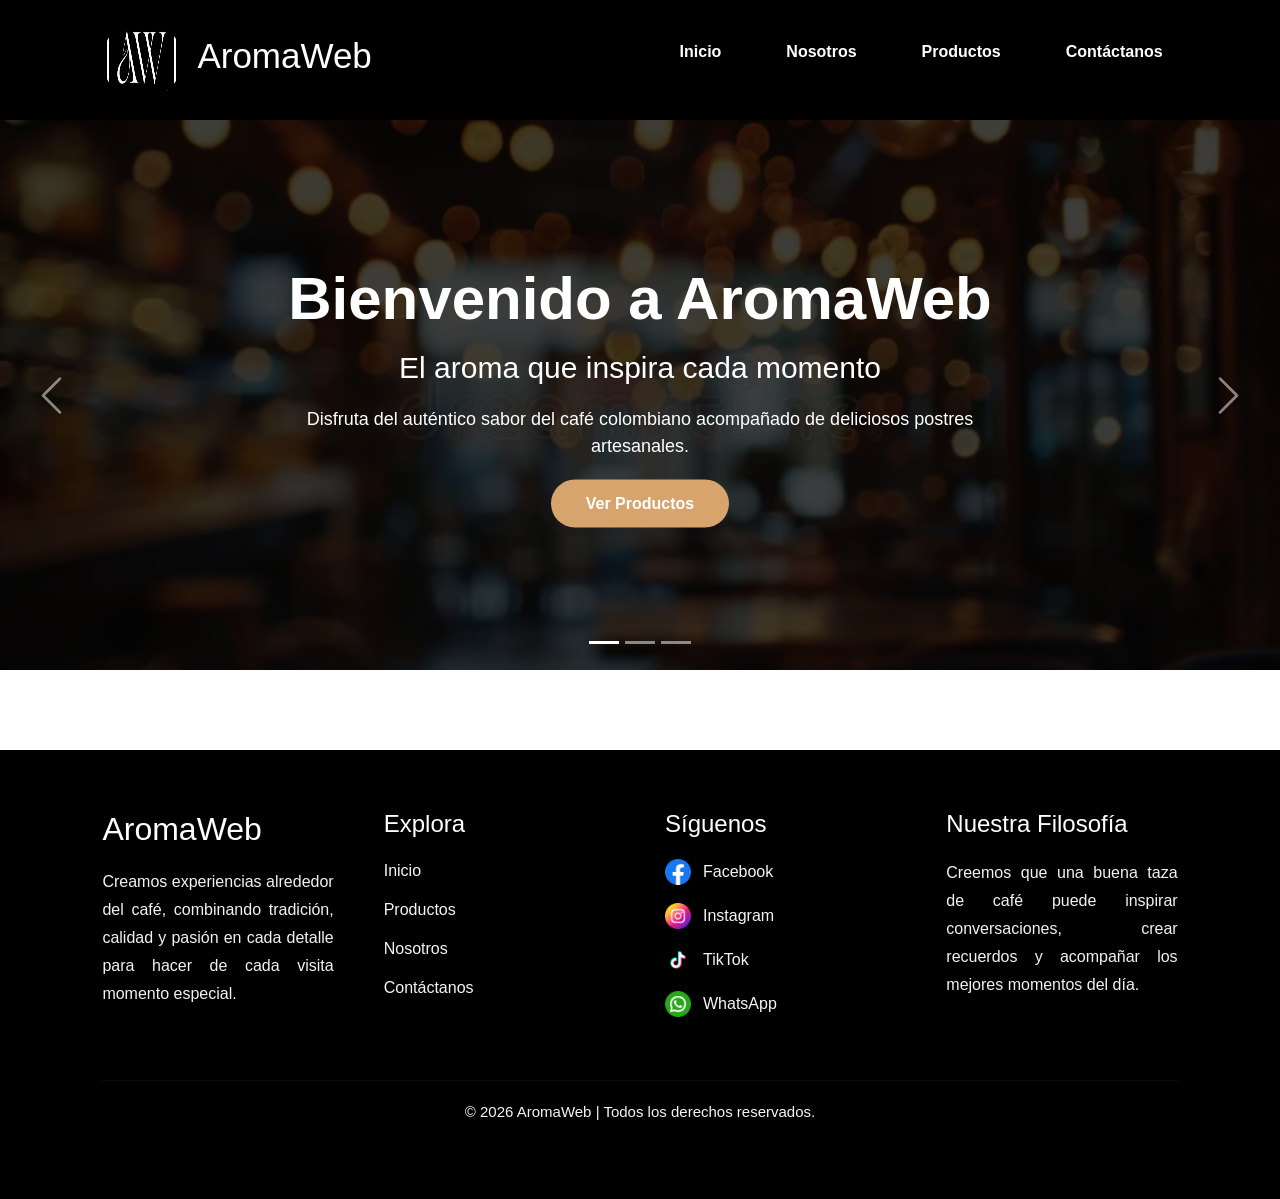
<file: index.html>
<!DOCTYPE html>
<html lang="es">
<head>
    <meta charset="UTF-8">
    <meta name="viewport" content="width=device-width, initial-scale=1.0">
    <title>AromaWeb</title>
    <link rel="stylesheet" href="lib/bootstrap/css/bootstrap.min.css">
    <link rel="stylesheet" href="css/estilos.css">
    <link rel="stylesheet" href="css/nav.css">
    <link rel="stylesheet" href="css/footer.css">
</head>
<body>

    <div id="navbar"></div>

    <section class="banner">

        <div id="carouselBanner" class="carousel slide carousel-fade" data-bs-ride="carousel">

            <div class="carousel-indicators">
                <button type="button" data-bs-target="#carouselBanner" data-bs-slide-to="0" class="active"></button>
                <button type="button" data-bs-target="#carouselBanner" data-bs-slide-to="1"></button>
                <button type="button" data-bs-target="#carouselBanner" data-bs-slide-to="2"></button>
            </div>

            <div class="carousel-inner">
                <div class="carousel-item active">
                    <img src="img/banner1.jpg" class="d-block w-100" alt="Banner 1">
                    <div class="carousel-caption">
                        <h1>Bienvenido a AromaWeb</h1>
                        <h3>El aroma que inspira cada momento</h3>
                        <p>
                            Disfruta del auténtico sabor del café colombiano
                            acompañado de deliciosos postres artesanales.
                        </p>
                        <a href="components/productos.html" class="btn btn-warning">
                            Ver Productos
                        </a>
                    </div>
                </div>

                <div class="carousel-item">
                    <img src="img/banner2.jpg" class="d-block w-100" alt="Banner 2">
                    <div class="carousel-caption">
                        <h1>Café Premium</h1>
                        <h3>La mejor experiencia</h3>
                        <p>
                            Sabores únicos preparados por nuestros baristas.
                        </p>
                        <a href="components/nosotros.html" class="btn btn-warning">
                            Conócenos
                        </a>
                    </div>
                </div>

                <div class="carousel-item">
                    <img src="img/banner3.jpg" class="d-block w-100" alt="Banner 3">
                    <div class="carousel-caption">
                        <h1>Momentos inolvidables</h1>
                        <h3>Comparte un buen café</h3>
                        <p>
                            Un ambiente cálido para compartir con familia y amigos.
                        </p>
                        <a href="components/contactos.html" class="btn btn-warning">
                            Contáctanos
                        </a>
                    </div>
                </div>
            </div>

            <button
                class="carousel-control-prev" type="button" data-bs-target="#carouselBanner"data-bs-slide="prev">
                <span class="carousel-control-prev-icon"></span>
                <span class="visually-hidden">Anterior</span>
            </button>

            <button
                class="carousel-control-next" type="button" data-bs-target="#carouselBanner" data-bs-slide="next">
                <span class="carousel-control-next-icon"></span>
                <span class="visually-hidden">Siguiente</span>
            </button>

        </div>

    </section>
    
    <div id="footer"></div>

    <script src="js/nav.js"></script>
    <script src="js/footer.js"></script>
    <script src="lib/bootstrap/js/bootstrap.bundle.min.js"></script> 
</body>
</html>
</file>
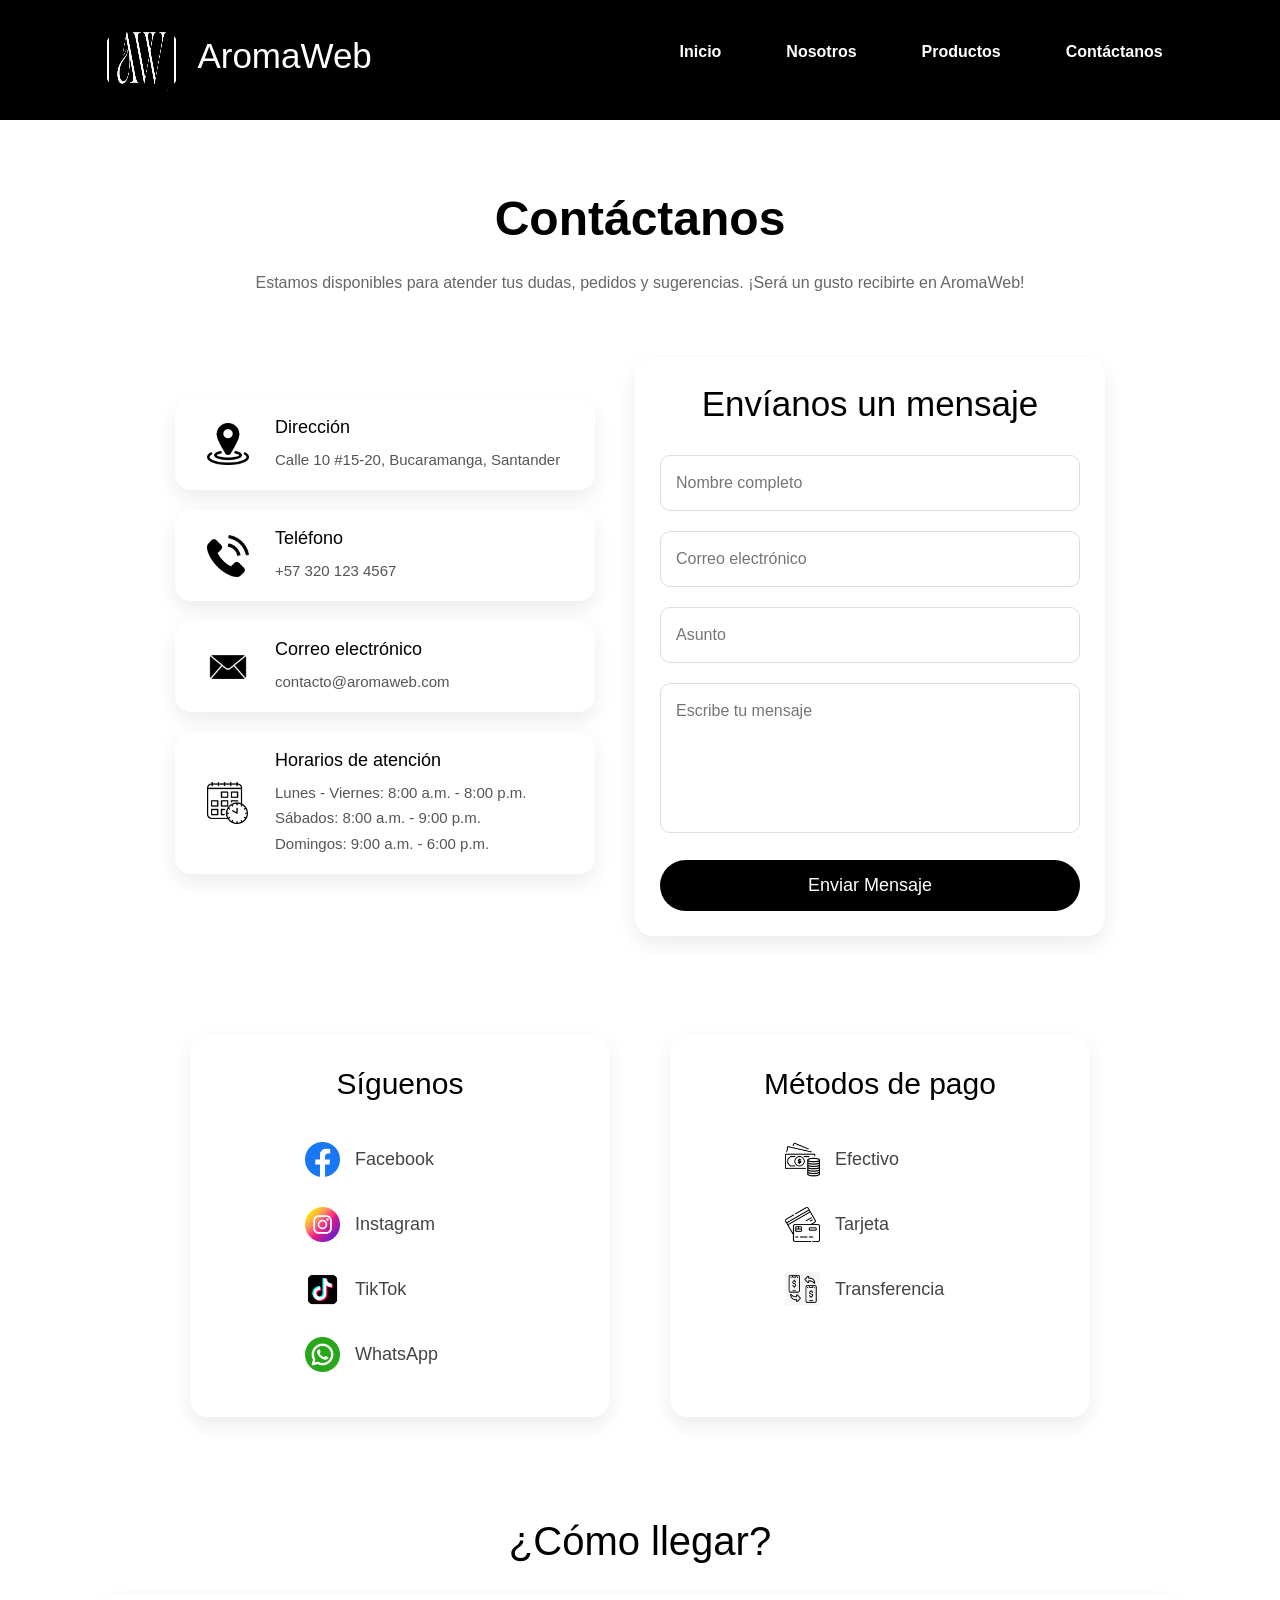
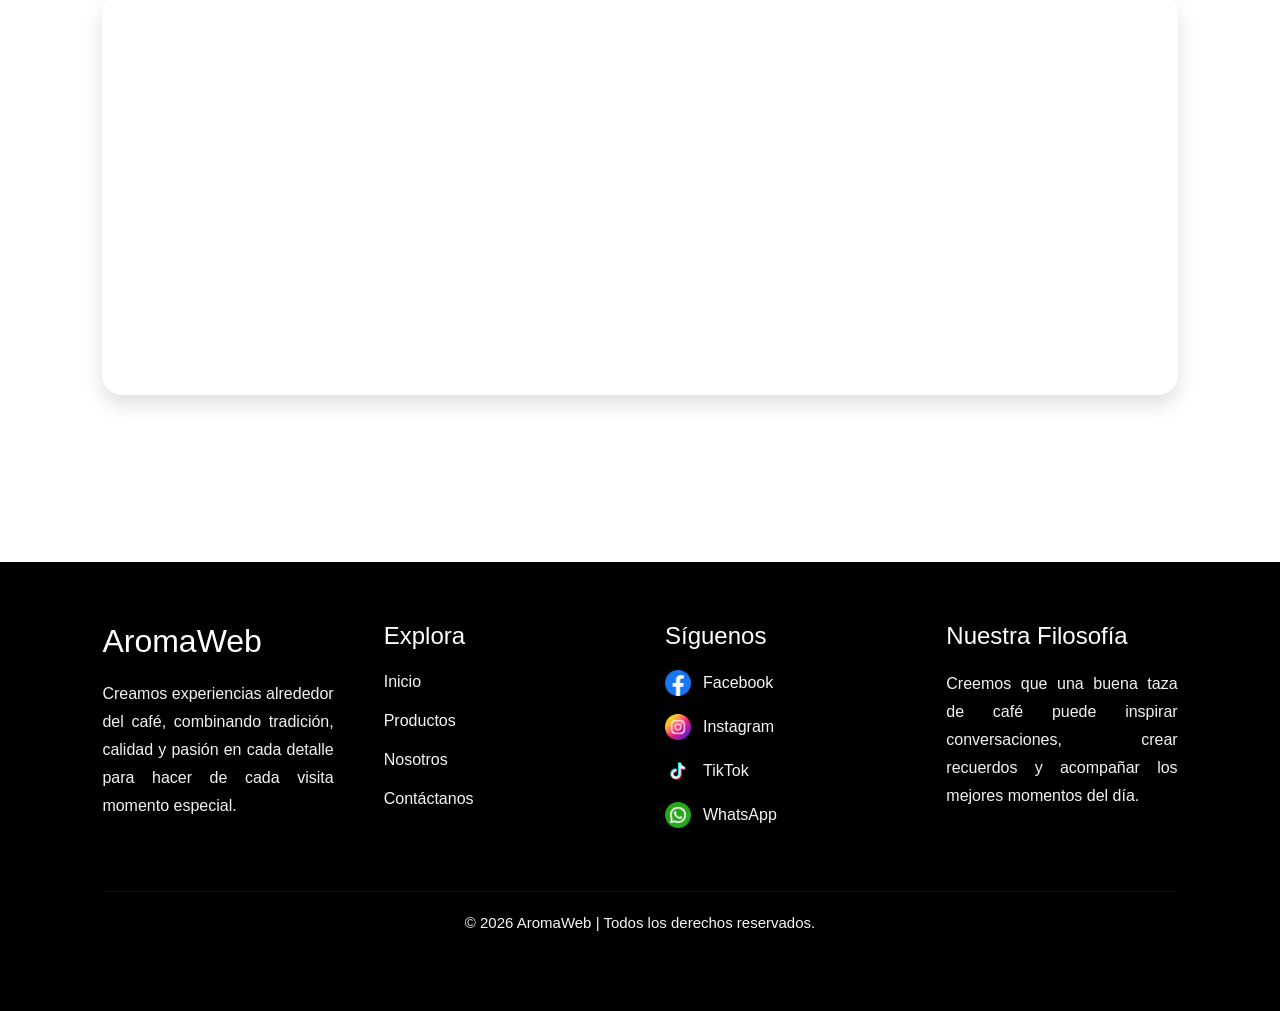
<file: components/contactos.html>
<!DOCTYPE html>
<html lang="es">
<head>
    <meta charset="UTF-8">
    <meta name="viewport" content="width=device-width, initial-scale=1.0">
    <title>AromaWeb</title>
    <link rel="stylesheet" href="../lib/bootstrap/css/bootstrap.min.css">
    <link rel="stylesheet" href="../css/contactos.css">
    <link rel="stylesheet" href="../css/nav.css">
    <link rel="stylesheet" href="../css/footer.css">
</head>
<body>

    <div id="navbar"></div>

    <section class="contacto">

        <div class="titulo-contacto">
            <h1>Contáctanos</h1>
            <p>
                Estamos disponibles para atender tus dudas, pedidos y sugerencias.
                ¡Será un gusto recibirte en AromaWeb!
            </p>
        </div>

        <div class="contenedor-contacto">
            <div class="informacion">
                <div class="card-contacto">
                    <img src="../img/ubicacion.png" alt="Ubicación">
                    <div>
                        <h3>Dirección</h3>
                        <p>Calle 10 #15-20, Bucaramanga, Santander</p>
                    </div>
                </div>
                <div class="card-contacto">
                    <img src="../img/telefono.png" alt="Teléfono">
                    <div>
                        <h3>Teléfono</h3>
                        <p>+57 320 123 4567</p>
                    </div>
                </div>
                <div class="card-contacto">
                    <img src="../img/correo.png" alt="Correo">
                    <div>
                        <h3>Correo electrónico</h3>
                        <p>contacto@aromaweb.com</p>
                    </div>
                </div>
                <div class="card-contacto">
                    <img src="../img/horario.png" alt="Horario">

                    <div>
                        <h3>Horarios de atención</h3>
                        <p>Lunes - Viernes: 8:00 a.m. - 8:00 p.m.</p>
                        <p>Sábados: 8:00 a.m. - 9:00 p.m.</p>
                        <p>Domingos: 9:00 a.m. - 6:00 p.m.</p>
                    </div>
                </div>
            </div>
            <div class="formulario">
                <h2>Envíanos un mensaje</h2>
                <form>
                    <input type="text" placeholder="Nombre completo">
                    <input type="email" placeholder="Correo electrónico">
                    <input type="text" placeholder="Asunto">
                    <textarea rows="6" placeholder="Escribe tu mensaje"></textarea>
                    <button type="submit">Enviar Mensaje</button>
                </form>
            </div>
        </div>

    </section>

    <section class="extras">

        <div class="redes">
            <h2>Síguenos</h2>
            <div class="red-social">
                <img src="../img/facebook.png" alt="">
                <span>Facebook</span>
            </div>
            <div class="red-social">
                <img src="../img/instagram.png" alt="">
                <span>Instagram</span>
            </div>
            <div class="red-social">
                <img src="../img/tiktok.png" alt="">
                <span>TikTok</span>
            </div>

            <div class="red-social">
                <img src="../img/whatsapp.png" alt="">
                <span>WhatsApp</span>
            </div>
        </div>

        <div class="pagos">
            <h2>Métodos de pago</h2>
            <div class="metodo">
                <img src="../img/efectivo.png" alt="">
                <span>Efectivo</span>
            </div>
            <div class="metodo">
                <img src="../img/tarjeta.png" alt="">
                <span>Tarjeta</span>
            </div>
            <div class="metodo">
                <img src="../img/transferencia.png" alt="">
                <span>Transferencia</span>
            </div>
        </div>
    </section>

    <section class="mapa">
        <h2>¿Cómo llegar?</h2>
        <iframe
            src="https://www.google.com/maps/embed?pb="
            width="100%"
            height="400"
            style="border:0;"
            loading="lazy">
        </iframe>
    </section>
    
    <div id="footer"></div>

    <script src="../js/nav.js"></script>
    <script src="../js/footer.js"></script>
    <script src="../lib/bootstrap/js/bootstrap.bundle.min.js"></script> 
</body>
</html>
</file>
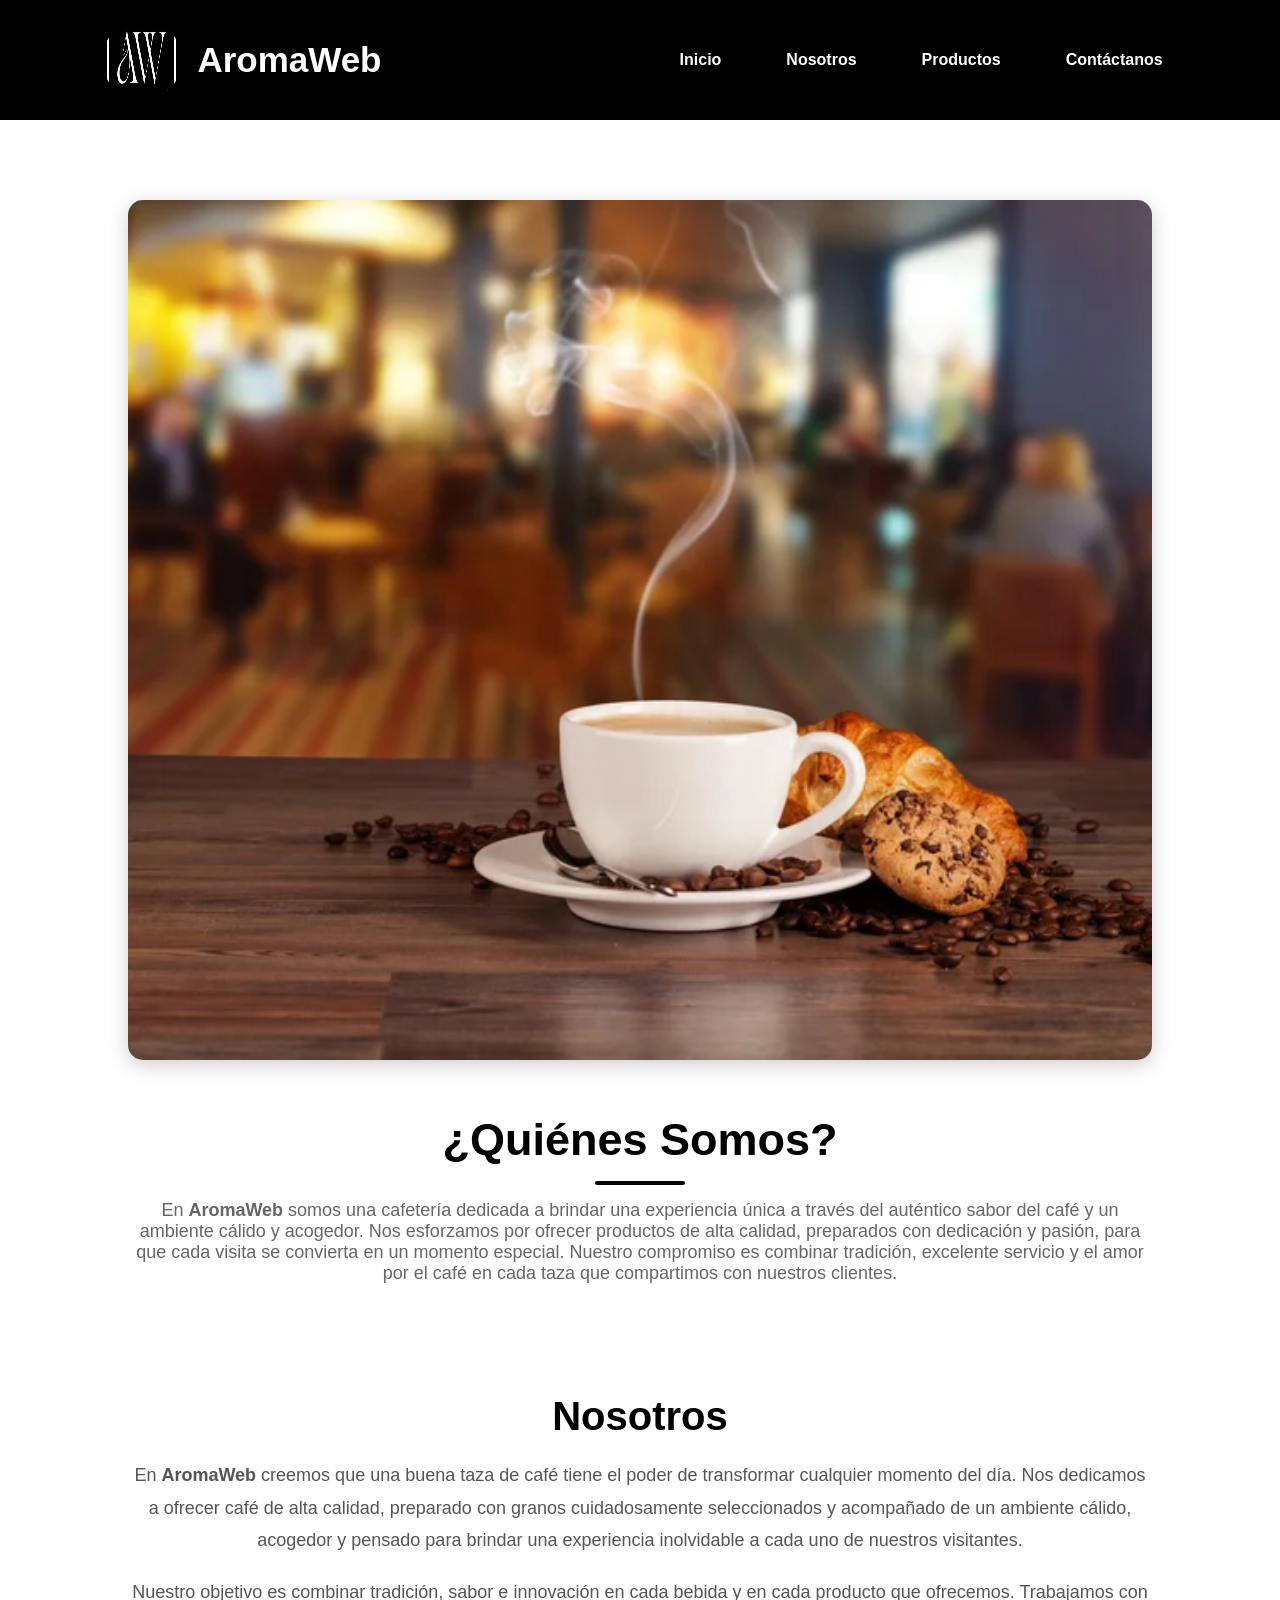
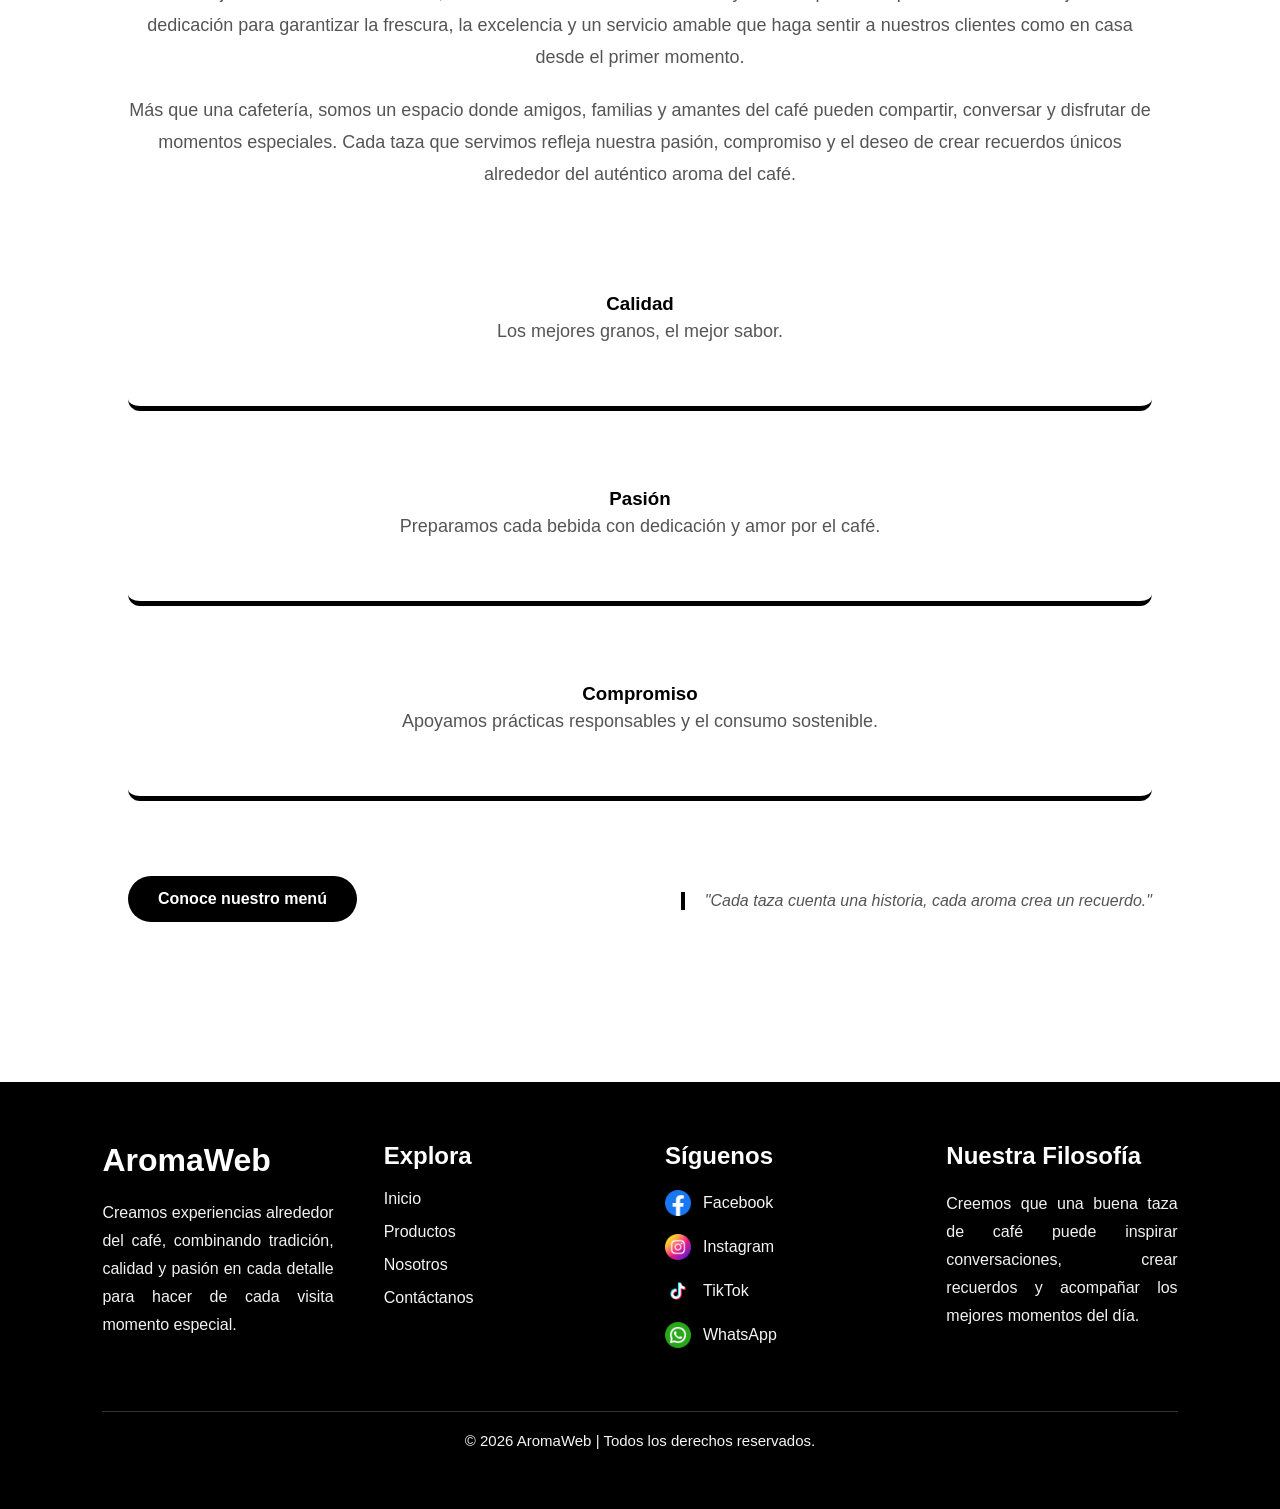
<file: components/nosotros.html>
<!DOCTYPE html>
<html lang="es">
    <head>
        <meta charset="UTF-8">
        <meta name="viewport" content="width=device-width, initial-scale=1.0">
        <title>AromaWeb</title>
        <link rel="stylesheet" href="../css/estilo.css">
        <link rel="stylesheet" href="../css/nav.css">
        <link rel="stylesheet" href="../css/footer.css">
        <link rel="stylesheet" href="../lib/bootstrap/css/bootstrap-grid.min.css">

    </head>
    <body>
        <div id="navbar"></div>

        <section class="nosotros">
            <div class="contenedor-nosotros">
                <div class="imagen-nosotros">
                    <img src="../img/cafenosotros.jpg" alt="Cafetería AromaWeb">
                </div>


                <div class="titulo-seccion">
                    <h2>¿Quiénes Somos?</h2>
                    <div class="linea"></div>
                    <p> En <strong>AromaWeb</strong> somos una cafetería dedicada a brindar una experiencia única a través del auténtico sabor del café y un ambiente cálido y acogedor. Nos esforzamos por ofrecer productos de alta calidad, preparados con dedicación y pasión, para que cada visita se convierta en un momento especial. Nuestro compromiso es combinar tradición, excelente servicio y el amor por el café en cada taza que compartimos con nuestros clientes.</p>
                </div>

                <div class="contenedor-nosotros">

                    <div class="texto-nosotros">
                        <h2>Nosotros</h2>
                            <p>
                                En <strong>AromaWeb</strong> creemos que una buena taza de café tiene el poder
                                de transformar cualquier momento del día. Nos dedicamos a ofrecer café de
                                alta calidad, preparado con granos cuidadosamente seleccionados y acompañado
                                de un ambiente cálido, acogedor y pensado para brindar una experiencia
                                inolvidable a cada uno de nuestros visitantes.
                            </p>

                            <p>
                                Nuestro objetivo es combinar tradición, sabor e innovación en cada bebida y
                                en cada producto que ofrecemos. Trabajamos con dedicación para garantizar la
                                frescura, la excelencia y un servicio amable que haga sentir a nuestros
                                clientes como en casa desde el primer momento.
                            </p>

                            <p>
                                Más que una cafetería, somos un espacio donde amigos, familias y amantes del
                                café pueden compartir, conversar y disfrutar de momentos especiales. Cada
                                taza que servimos refleja nuestra pasión, compromiso y el deseo de crear
                                recuerdos únicos alrededor del auténtico aroma del café.
                            </p>

                        <div class="valores">

                        <div class="valor">
                            <i class="fas fa-mug-hot"></i>
                            <h3>Calidad</h3>
                            <p>Los mejores granos, el mejor sabor.</p>
                        </div>

                        <div class="valor">
                            <i class="fas fa-heart"></i>
                            <h3>Pasión</h3>
                            <p>Preparamos cada bebida con dedicación y amor por el café.</p>
                        </div>

                        <div class="valor">
                            <i class="fas fa-leaf"></i>
                            <h3>Compromiso</h3>
                            <p>Apoyamos prácticas responsables y el consumo sostenible.</p>
                        </div>

                    </div>   
                </div>
                <a href="productos.html" class="btn-nosotros">
                    Conoce nuestro menú
                </a>
                <blockquote>
                    "Cada taza cuenta una historia, cada aroma crea un recuerdo."
                </blockquote>
            </div>
        </section>

        <div id="footer"></div>
        <script src="../js/nav.js"></script>
        <script src="../js/footer.js"></script>
        <script src="../lib/bootstrap/js/bootstrap.bundle.js"></script>
    </body>
</html>
</file>
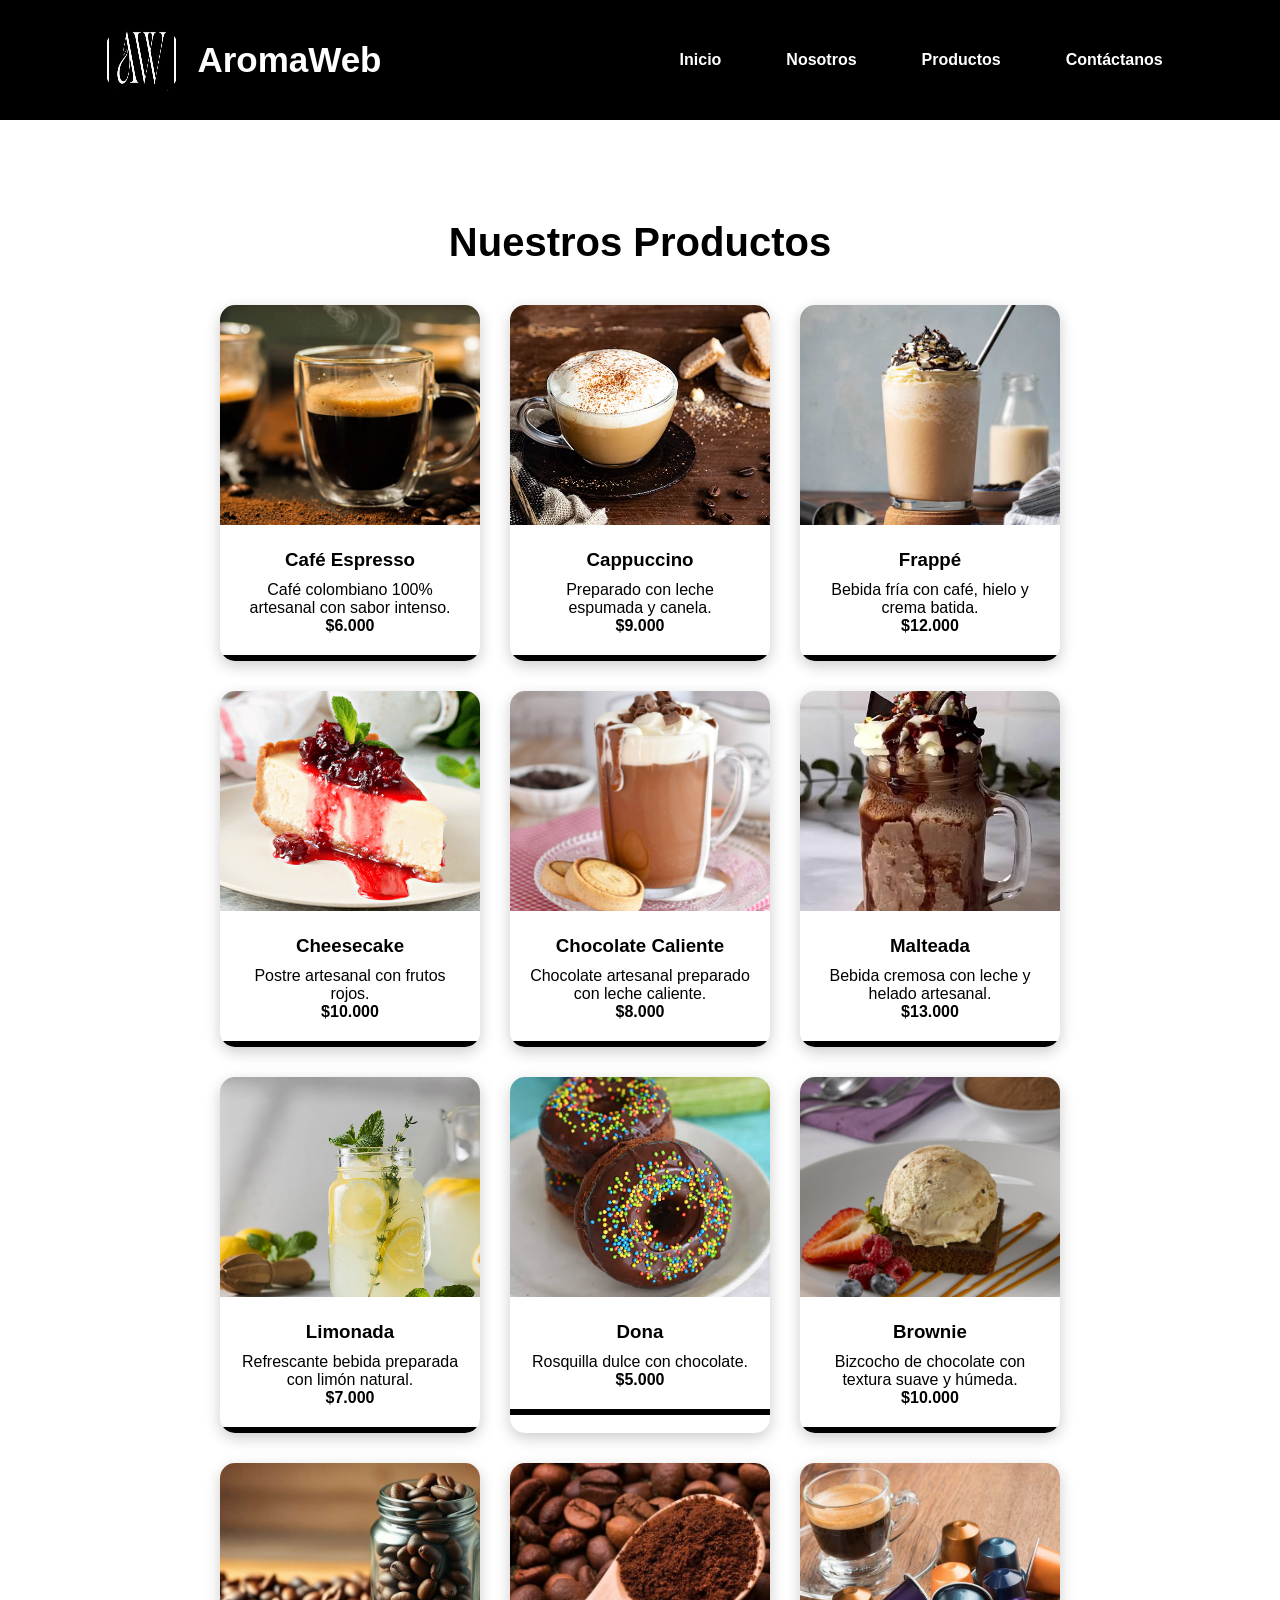
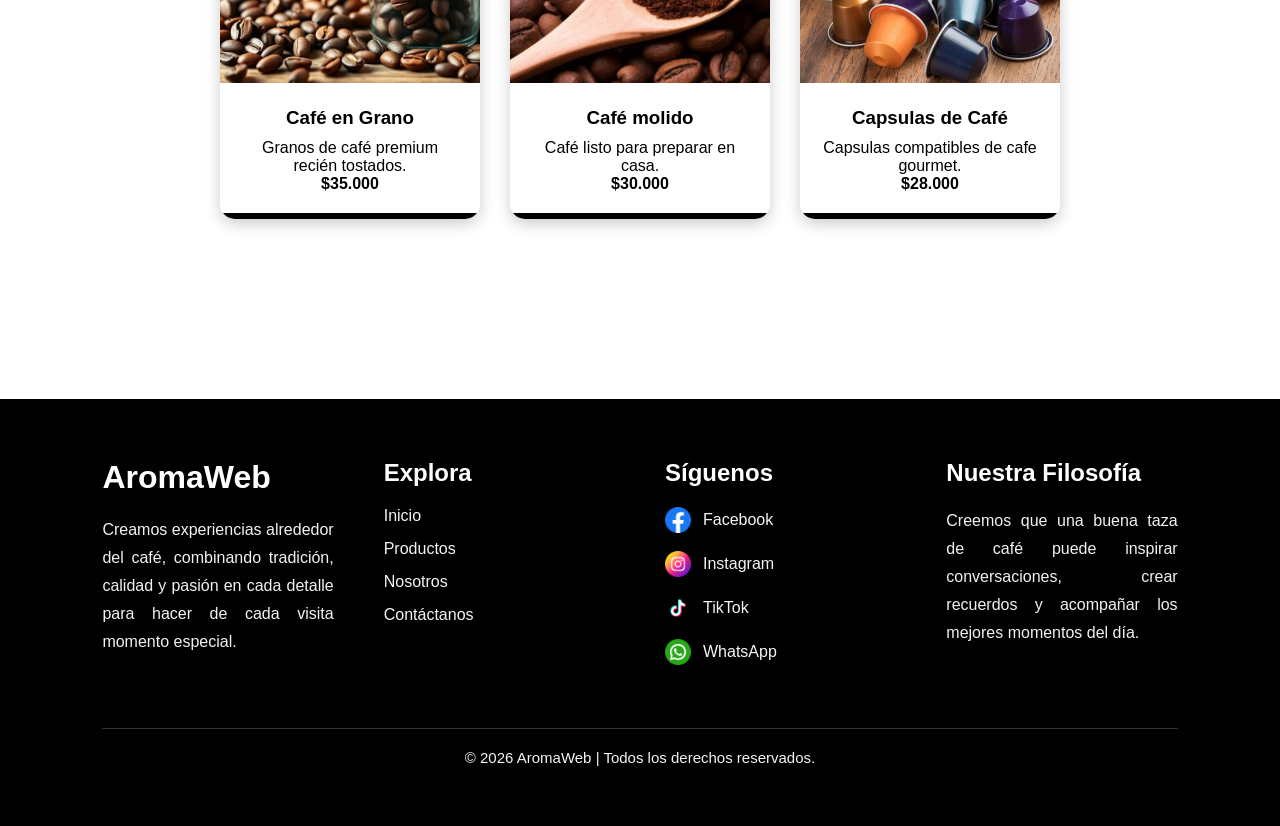
<file: components/productos.html>
<!DOCTYPE html>
<html lang="en">
    <head>
        <meta charset="UTF-8">
        <meta name="viewport" content="width=device-width, initial-scale=1.0">
        <title>AromaWeb</title>
        <link rel="stylesheet" href="../css/estilo.css">
        <link rel="stylesheet" href="../css/nav.css">
        <link rel="stylesheet" href="../css/footer.css">
        <link rel="stylesheet" href="../lib/bootstrap/css/bootstrap-grid.min.css">
    </head>
    <body>
        <div id="navbar"></div>
        <script>
            fetch('nav.html')
            .then(response=> response.text())
            .then(data => {
                document.getElementById('navbar').innerHTML = data;
            }); 
        </script>

        <section class="productos">
            <h2>Nuestros Productos</h2>
            <div class="contenedor-productos">
                <div class="producto">
                    <img src="../img/cafeexpreso.jpg" alt="Espresso">
                    <div class="info-producto">
                        <h3>Café Espresso</h3>
                        <p>Café colombiano 100% artesanal con sabor intenso.</p>
                        <h4>$6.000</h4>
                    </div>
                </div>

                <div class="producto">
                    <img src="../img/capuchino.avif" alt="Cappuccino">
                    <div class="info-producto">
                        <h3>Cappuccino</h3>
                        <p>Preparado con leche espumada y canela.</p>
                        <h4>$9.000</h4>
                    </div>
                </div>

                <div class="producto">
                    <img src="../img/frappe.jpg" alt="Frappé">
                    <div class="info-producto">
                        <h3>Frappé</h3>
                        <p>Bebida fría con café, hielo y crema batida.</p>
                        <h4>$12.000</h4>
                    </div>
                </div>

                <div class="producto">
                    <img src="../img/Cheesecake.png" alt="Cheesecake">
                    <div class="info-producto">
                        <h3>Cheesecake</h3>
                        <p>Postre artesanal con frutos rojos.</p>
                        <h4>$10.000</h4>
                    </div>
                </div>

                <div class="producto">
                    <img src="../img/chocolatecaliente.jpg" alt="chocolatecaliente">
                    <div class="info-producto">
                        <h3>Chocolate Caliente</h3>
                        <p>Chocolate artesanal preparado con leche caliente.</p>
                        <h4>$8.000</h4>
                    </div>
                </div>

                <div class="producto">
                    <img src="../img/malteada.jpg" alt="malteada">
                    <div class="info-producto">
                        <h3>Malteada</h3>
                        <p>Bebida cremosa con leche y helado artesanal.</p>
                        <h4>$13.000</h4>
                    </div>
                </div>

                <div class="producto">
                    <img src="../img/limomada.webp" alt="limonada">
                    <div class="info-producto">
                        <h3>Limonada</h3>
                        <p>Refrescante bebida preparada con limón natural.</p>
                        <h4>$7.000</h4>
                    </div>
                </div>

                <div class="producto">
                    <img src="../img/dona.jpg" alt="dona">
                    <div class="info-producto">
                        <h3>Dona</h3>
                        <p>Rosquilla dulce con chocolate.</p>
                        <h4>$5.000</h4>
                    </div>
                </div>

                <div class="producto">
                    <img src="../img/brownie.jpg" alt="brownie">
                    <div class="info-producto">
                        <h3>Brownie</h3>
                        <p>Bizcocho de chocolate con textura suave y húmeda.</p>
                        <h4>$10.000</h4>
                    </div>
                </div>

                <div class="producto">
                    <img src="../img/cafegrano.jpg" alt="cafegrano">
                    <div class="info-producto">
                        <h3>Café en Grano</h3>
                        <p>Granos de café premium recién tostados.</p>
                        <h4>$35.000</h4>
                    </div>
                </div>

                <div class="producto">
                    <img src="../img/cafemolido.jpg" alt="cafemolido">
                    <div class="info-producto">
                        <h3>Café molido</h3>
                        <p>Café listo para preparar en casa.</p>
                        <h4>$30.000</h4>
                    </div>
                </div>

                <div class="producto">
                    <img src="../img/cafecapsulas.jpg" alt="cafecapsulas">
                    <div class="info-producto">
                        <h3>Capsulas de Café</h3>
                        <p>Capsulas compatibles de cafe gourmet.</p>
                        <h4>$28.000</h4>
                    </div>
                </div>
            </div>
        </section>
        <div id="footer"></div>
        <script src="../js/footer.js"></script>
        <script src="../js/nav.js"></script>
        <script src="../lib/bootstrap/js/bootstrap.bundle.js"></script>
    </body>
</html>
</file>
<file: css/estilos.css>
.banner{
    width: 100%;
}

.carousel-item{
    height: 550px; 
}

.carousel-item img{
    width: 100%;
    height: 100%;
    object-fit: cover;      
    object-position: center;
    filter: brightness(45%);
}

.carousel-item::before{
    content:"";
    position:absolute;
    width:100%;
    height:100%;
    background:rgba(0,0,0,.45);
    top:0;
    left:0;
    z-index:1;
}

.carousel-caption{
    position: absolute;
    top: 50%;
    left: 50%;
    right: auto;
    bottom: auto;
    width: 70%;
    max-width: 900px;
    transform: translate(-50%, -50%);
    text-align: center;
    z-index: 2;
}

.carousel-caption h1{
    font-size:60px;
    font-weight:bold;
}

.carousel-caption h3{
    font-size:30px;
    margin:15px 0;
}

.carousel-caption p{
    font-size:18px;
    margin-top:20px;
}

.carousel-caption .btn{
    margin-top:20px;
    padding:12px 35px;
    border-radius:30px;
    background: #d6a46c;
    border:none;
    color:#fff;
    font-weight:bold;
}

.carousel-caption .btn:hover{
    background:#0000;
}

.carousel-control-prev-icon,
.carousel-control-next-icon{
    width:45px;
    height:45px;
}

.carousel-control-prev,
.carousel-control-next{
    width:8%;
}

.carousel-caption h1,
.carousel-caption h3,
.carousel-caption p{
    text-align: center;
}

.carousel-caption p{
    max-width: 700px;
    margin: 20px auto 0;
}
</file>
<file: css/nav.css>
*{
    margin: 0;
    padding: 0;
    box-sizing: border-box;
    font-family: Arial, Helvetica, sans-serif;
}

.header{
    display:flex;
    justify-content:space-between;
    align-items:center;
    background:#000000;
    padding:20px 8%;
}

.logo{
    display:flex;
    align-items:center;
}

.logo-img{
    width:80px;
    height:80px;
    border-radius:50%;
    margin-right:15px;
}

.logo-text h1{
    color:white;
    font-size:35px;
}

.logo-text p{
    color:#F8EDE3;
    font-style:italic;
}

.menu ul{
    display:flex;
    list-style:none;
}

.menu ul li{
    margin-left:35px;
}

.menu ul li a{
    text-decoration:none;
    color:white;
    font-weight:600;
    padding:8px 15px;
    border-radius:25px;
    transition:.4s;
}

.menu ul li a:hover{
    background:#d6a46c;
    color:#000000;
}
</file>
<file: css/footer.css>
.footer{
    background:#000000;
    color:#fff;
    margin-top:80px;
    padding:60px 8%;
}

.footer-contenedor{
    max-width:1200px;
    margin:auto;
    display:grid;
    grid-template-columns:repeat(4,1fr);
    gap:50px;
}

.footer-columna h2{
    font-size:32px;
    margin-bottom:20px;
}

.footer-columna h3{
    font-size:24px;
    margin-bottom:20px;
}

.footer-columna p{
    color:#f2f2f2;
    line-height:28px;
    text-align:justify;
}

.footer-columna ul{
    list-style:none;
    padding:0;
}

.footer-columna ul li{
    margin-bottom:15px;
}

.footer-columna ul li a{
    text-decoration:none;
    color:#f5f5f5;
    transition:.3s;
}

.footer-columna ul li a:hover{
    color:#000000;
    padding-left:8px;
}

.footer hr{
    border:none;
    height:1px;
    background:rgba(255,255,255,.2);
    margin:45px 0 20px;
}

.footer-copy{
    text-align:center;
    color:#f5f5f5;
    font-size:15px;
}

.red-footer{
    display:flex;
    align-items:center;
    gap:12px;
    margin-bottom:18px;
}

.red-footer img{
    width:26px;
    height:26px;
    object-fit:contain;
}

.red-footer span{
    color:#f5f5f5;
    transition:.3s;
    cursor:pointer;
}

.red-footer:hover span{
    color:#000000;
    padding-left:6px;
}

.footer-columna ul li a{
    transition:.3s;
}

.footer-columna ul li a:hover{
    color:#000000;
    padding-left:6px;
}
</file>
<file: css/contactos.css>
*{
    margin: 0;
    padding: 0;
    box-sizing: border-box;
    font-family: Arial, Helvetica, sans-serif;
}

body{
    background: #ffff;
    color: #333;
}

.contacto{
    width: 100%;
    max-width: 1200px;
    margin: 0 auto;
    padding: 70px 20px;
}

.titulo-contacto{
    text-align: center;
    margin-bottom: 60px;
}

.titulo-contacto h1{
    font-size: 48px;
    color: #000000;
    margin-bottom: 20px;
    font-weight: bold;
}

.titulo-contacto p{
    width: 70%;
    margin: auto;
    font-size: 16px;
    max-width: 800px;
    color: #666;
    line-height: 30px;
}

.contenedor-contacto{
    display: flex;
    justify-content: center;
    align-items: center;
    gap: 40px;
    flex-wrap: wrap;
}

.informacion{
    width: 420px;
}

.card-contacto{
    display: grid;
    grid-template-columns: 55px 1fr;
    align-items: center;
    justify-content: center;
    column-gap: 20px;
    background: #fff;
    padding: 18px 25px;
    margin-bottom: 20px;
    border-radius: 16px;
    box-shadow: 0 8px 20px rgba(0,0,0,.08);
}

.card-contacto:hover{
    transform: translateY(-8px);
    box-shadow: 0 15px 30px rgba(0,0,0,.15);
}

.card-contacto img{
    width: 42px;
    height: 42px;
    object-fit: contain;
    justify-self: center;
}

.card-contacto div{
    display: flex;
    flex-direction: column;
    justify-content: center;
}

.card-contacto h3{
    font-size: 18px;
    color: #000000;
    margin-bottom: 8px;
}

.card-contacto p{
    font-size: 15px;
    line-height: 1.7;
    color: #555;
    margin: 0;
}

.formulario{
    width: 470px;
    background: #fff;
    padding: 25px;
    border-radius: 18px;
    box-shadow: 0 8px 20px rgba(0,0,0,.08);
}

.formulario form{
    width: 100%;
    margin: auto;
}

.formulario h2{
    text-align: center;
    color: #000000;
    margin-bottom: 30px;
    font-size: 35px;
}

.formulario input, .formulario textarea{
    width: 100%;
    padding: 15px;
    margin-bottom: 20px;
    border: 1px solid #ddd;
    border-radius: 10px;
    font-size: 16px;
    outline: none;
    transition: .3s;
}

.formulario input:focus, .formulario textarea:focus{
    border: 1px solid #000000;
}

.formulario textarea{
    resize: none;
    height: 150px;
}

.formulario button{
    width: 100%;
    padding: 12px;
    border: none;
    border-radius: 30px;
    background: #000000;
    color: white;
    font-size: 18px;
    cursor: pointer;
    transition: .4s;
}

.formulario button:hover{
    background: #d6a46c;;
}

.extras{
    width: 100%;
    padding: 30px 8% 80px;
    display: flex;
    justify-content: center;
    gap: 60px;
    flex-wrap: wrap;
}

.redes, .pagos{
    width: 420px;
    background: white;
    padding: 30px;
    border-radius: 18px;
    box-shadow: 0 8px 20px rgba(0,0,0,.08);
}

.redes h2, .pagos h2{
    text-align: center;
    color: #000000;
    margin-bottom: 25px;
    font-size: 30px;
}

.red-social, .metodo{
    display: grid;
    grid-template-columns: 45px auto;
    justify-content: center;
    align-items: center;
    column-gap: 15px;
    padding: 15px 0;
    transition: .3s;
}

.red-social:hover, .metodo:hover{
    transform: scale(1.05);
}

.red-social img, .metodo img{
    width: 35px;
    height: 35px;
    object-fit: contain;
    justify-self: end;
}

.red-social span, .metodo span{
    width: 150px;
    text-align: left;
    font-size: 18px;
    color: #444;
}

.mapa{
    padding: 20px 8% 80px;
}

.mapa h2{
    text-align: center;
    color: #000000;
    font-size: 40px;
    margin-bottom: 30px;
}

.mapa iframe{
    width: 100%;
    border-radius: 20px;
    box-shadow: 0 10px 20px rgba(0,0,0,.12);
}
</file>
<file: css/estilo.css>
*{
    margin: 0;
    padding: 0;
    box-sizing: border-box;
    font-family: Arial, Helvetica, sans-serif;
}

.nosotros{
    text-align:center;
    padding:80px 10%;
    background:#ffff;
}

.contenedor-nosotros{
    display:flex;
    align-items:center;
    justify-content:space-between;
    gap:50px;
    flex-wrap:wrap;
}

.imagen-nosotros{
    flex:1;
    min-width:300px;
}

.imagen-nosotros img{
    width:100%;
    border-radius:15px;
    box-shadow:0 5px 20px rgba(0,0,0,.2);
}

.texto-nosotros{
    display:flex;
    flex-direction:column;
}

.texto-nosotros h2{
    font-size:40px;
    color:#000000;
    margin-bottom:20px;
}

.texto-nosotros p{
    font-size:18px;
    line-height:1.8;
    color:#555;
    margin-bottom:20px;
}

.valores{
    display:flex;
    flex-direction:column;
    gap:25px;
    margin-top:30px;
}

.valor{
    width:100%;
    min-height:170px;
    background:white;
    border-radius:12px;
    padding:25px;
    border-bottom:5px solid #000;
    display:flex;
    flex-direction:column;
    justify-content:center;
    align-items:center;
    text-align:center;
    transition:.4s;
}

.valor i{
    font-size:35px;
    color:#000000;
    margin-bottom:15px;
}

.valor:hover{
    transform:translateY(-8px);
    box-shadow:0 15px 30px rgba(0,0,0,.2);
}

.titulo-seccion{
    text-align:center;
    margin-bottom:60px;
}

.titulo-seccion h2{
    font-size:45px;
    color:#000000;
}

.linea{
    width:90px;
    height:4px;
    background:#000000;
    margin:15px auto;
    border-radius:10px;
}

.titulo-seccion p{
    color:#666;
    font-size:18px;
}

.btn-nosotros{
    display:inline-block;
    margin-top:25px;
    background:#000000;
    color:white;
    padding:14px 30px;
    border-radius:30px;
    text-decoration:none;
    font-weight:bold;
    transition:.4s;
}

.btn-nosotros:hover{
    background:#d6a46c;
}

blockquote{
    margin-top:30px;
    padding-left:20px;
    border-left:4px solid #000000;
    font-style:italic;
    color:#555;
}

.productos{
    padding:100px ;
    background: #ffff;
}

.productos h2{
    text-align:center;
    font-size:40px;
    color:#000000;
    margin-bottom:40px;
}

.contenedor-productos{
    display:flex;
    justify-content:center;
    gap:30px;
    flex-wrap:wrap;
}

.producto{
    width:260px;
    background:white;
    border-radius:15px;
    overflow:hidden;
    box-shadow:0 5px 15px rgba(0,0,0,.2);
    transition:.3s;
}

.producto:hover{
    transform:translateY(-8px);
}

.producto img{
    width:100%;
    height:220px;
    object-fit:cover;
}

.info-producto{
    padding:20px;
    border-bottom:6px solid #000000;
    text-align:center;
}

.info-producto h3{
    color:#000000;
    margin-bottom:10px;
    text-align:center;
}
</file>
